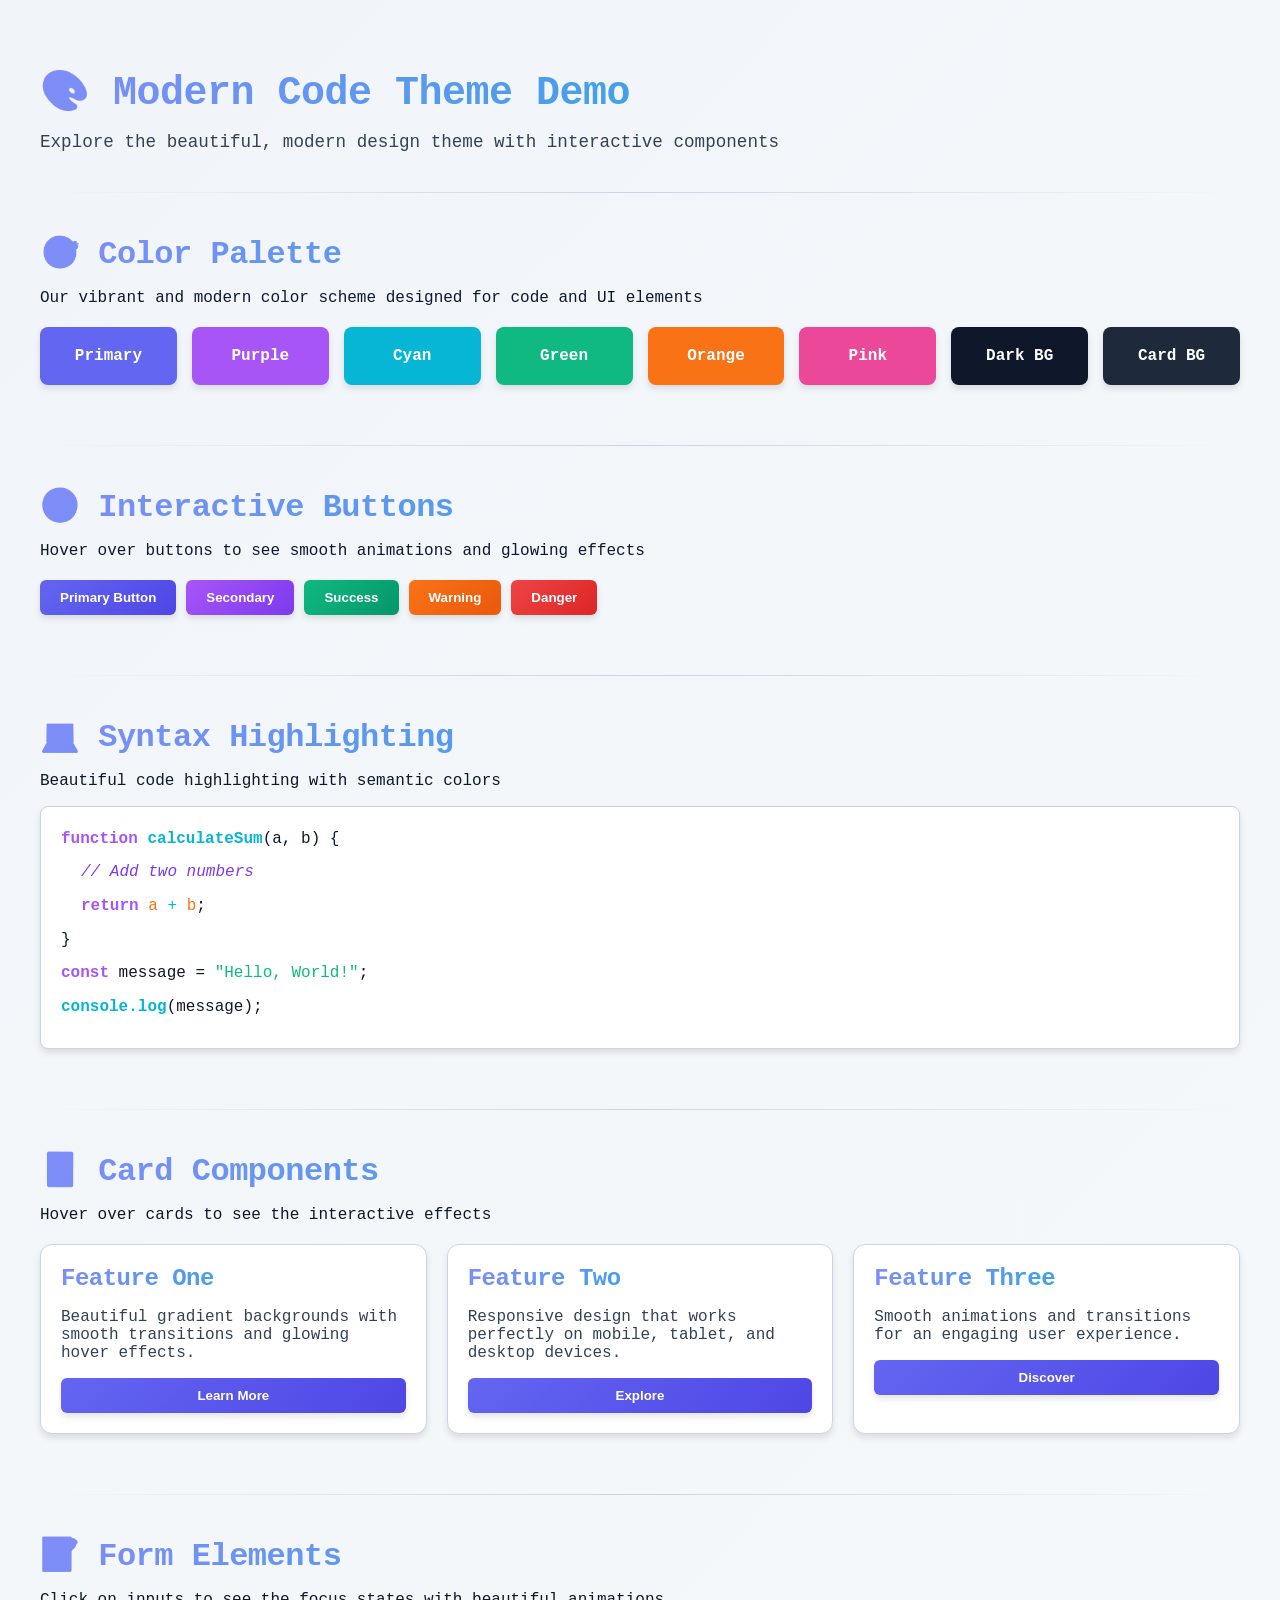
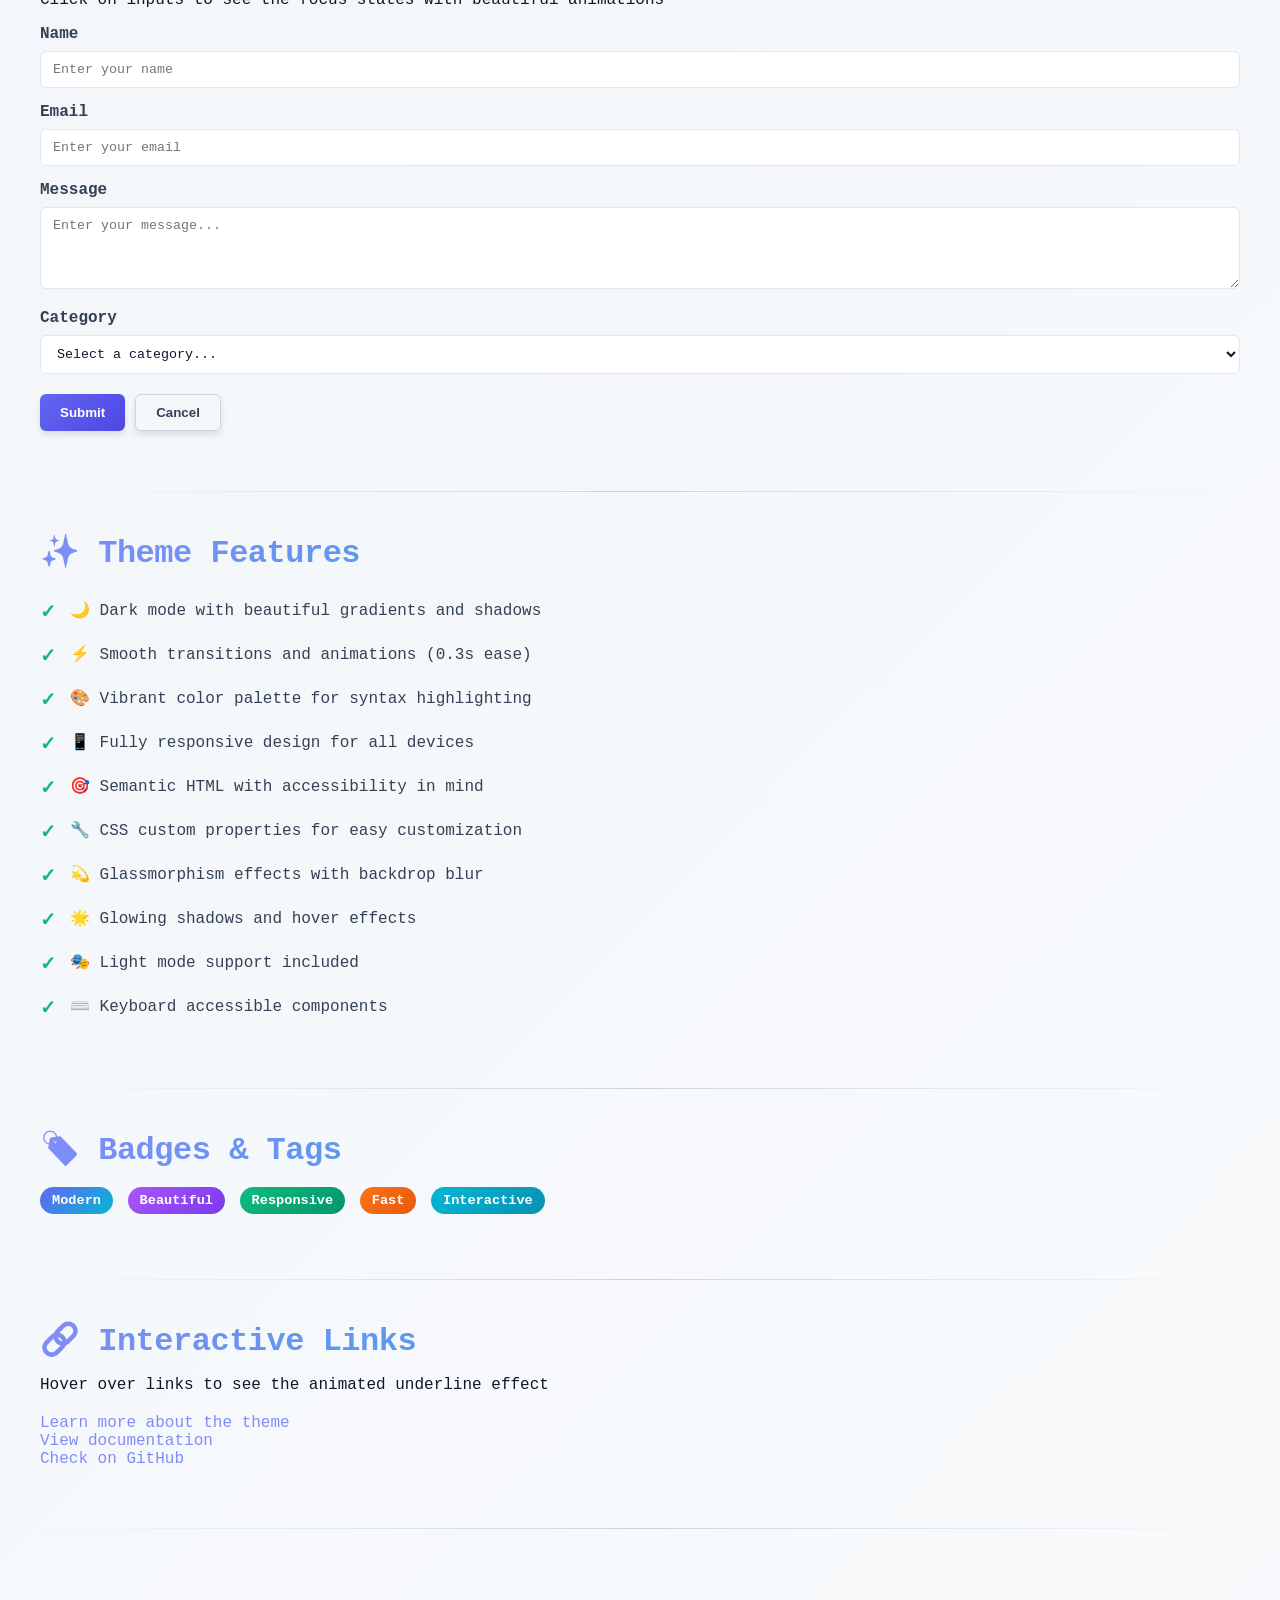
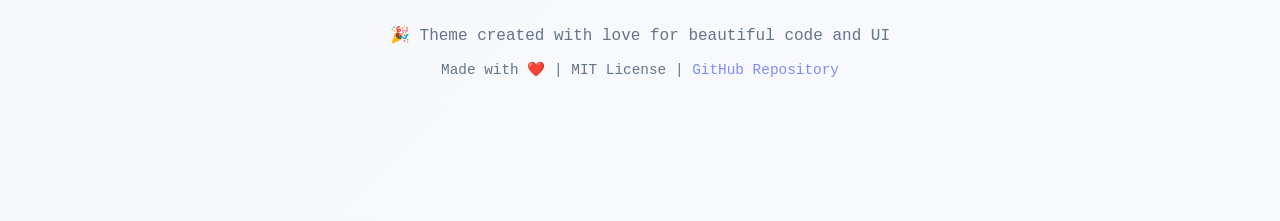
<file: theme-demo.html>
<!DOCTYPE html>
<html lang="en">
<head>
  <meta charset="UTF-8">
  <meta name="viewport" content="width=device-width, initial-scale=1.0">
  <title>Modern Code Theme Demo</title>
  <link rel="stylesheet" href="theme.css">
  <style>
    body {
      padding: 40px 20px;
      max-width: 1200px;
      margin: 0 auto;
    }

    .demo-section {
      margin-bottom: 60px;
    }

    .demo-grid {
      display: grid;
      grid-template-columns: repeat(auto-fit, minmax(300px, 1fr));
      gap: 20px;
      margin-top: 20px;
    }

    .demo-item {
      padding: 20px;
      background: var(--bg-card);
      border: 1px solid var(--border-color);
      border-radius: 8px;
      transition: all 0.3s ease;
    }

    .demo-item:hover {
      border-color: var(--primary);
      box-shadow: var(--shadow-glow);
      transform: translateY(-4px);
    }

    .color-grid {
      display: grid;
      grid-template-columns: repeat(auto-fit, minmax(120px, 1fr));
      gap: 15px;
      margin-top: 20px;
    }

    .color-box {
      padding: 20px;
      border-radius: 8px;
      text-align: center;
      color: white;
      font-weight: 600;
      box-shadow: var(--shadow-md);
      transition: all 0.3s ease;
      cursor: pointer;
    }

    .color-box:hover {
      transform: scale(1.05);
      box-shadow: var(--shadow-glow);
    }

    .btn-group {
      display: flex;
      gap: 10px;
      flex-wrap: wrap;
      margin-top: 20px;
    }

    .code-example {
      background: var(--bg-card);
      border: 1px solid var(--border-color);
      border-radius: 8px;
      padding: 20px;
      margin-top: 15px;
      overflow-x: auto;
      box-shadow: var(--shadow-md);
    }

    .syntax-demo {
      font-family: 'Fira Code', monospace;
      line-height: 1.6;
    }

    .line {
      margin-bottom: 8px;
    }

    hr {
      border: none;
      height: 1px;
      background: linear-gradient(90deg, transparent, var(--border-color), transparent);
      margin: 40px 0;
    }

    .feature-list {
      list-style: none;
      padding: 0;
    }

    .feature-list li {
      padding: 12px 0;
      padding-left: 30px;
      position: relative;
      color: var(--text-secondary);
    }

    .feature-list li::before {
      content: '✓';
      position: absolute;
      left: 0;
      color: var(--accent-green);
      font-weight: bold;
      font-size: 1.2em;
    }

    .input-group {
      margin-top: 15px;
    }

    .input-group label {
      display: block;
      margin-bottom: 8px;
      font-weight: 600;
      color: var(--text-secondary);
    }

    .input-group input,
    .input-group textarea,
    .input-group select {
      width: 100%;
      box-sizing: border-box;
    }

    .badge {
      display: inline-block;
      background: linear-gradient(135deg, var(--primary), var(--accent-cyan));
      color: white;
      padding: 6px 12px;
      border-radius: 20px;
      font-size: 0.85em;
      font-weight: 600;
      margin: 5px 5px 5px 0;
    }

    .container {
      animation: fadeIn 0.5s ease;
    }
  </style>
</head>
<body>
  <div class="container">
    <!-- Header -->
    <div class="animate-fade-in">
      <h1>🎨 Modern Code Theme Demo</h1>
      <p style="color: var(--text-secondary); font-size: 1.1em; margin-top: 10px;">
        Explore the beautiful, modern design theme with interactive components
      </p>
    </div>

    <hr>

    <!-- Color Palette Section -->
    <div class="demo-section animate-slide-in">
      <h2>🎯 Color Palette</h2>
      <p>Our vibrant and modern color scheme designed for code and UI elements</p>
      
      <div class="color-grid">
        <div class="color-box" style="background: #6366f1;">Primary</div>
        <div class="color-box" style="background: #a855f7;">Purple</div>
        <div class="color-box" style="background: #06b6d4;">Cyan</div>
        <div class="color-box" style="background: #10b981;">Green</div>
        <div class="color-box" style="background: #f97316;">Orange</div>
        <div class="color-box" style="background: #ec4899;">Pink</div>
        <div class="color-box" style="background: #0f172a;">Dark BG</div>
        <div class="color-box" style="background: #1e293b;">Card BG</div>
      </div>
    </div>

    <hr>

    <!-- Buttons Section -->
    <div class="demo-section animate-slide-in">
      <h2>🔘 Interactive Buttons</h2>
      <p>Hover over buttons to see smooth animations and glowing effects</p>
      
      <div class="btn-group">
        <button>Primary Button</button>
        <button style="background: linear-gradient(135deg, #a855f7, #7c3aed);">Secondary</button>
        <button style="background: linear-gradient(135deg, #10b981, #059669);">Success</button>
        <button style="background: linear-gradient(135deg, #f97316, #ea580c);">Warning</button>
        <button style="background: linear-gradient(135deg, #ef4444, #dc2626);">Danger</button>
      </div>
    </div>

    <hr>

    <!-- Syntax Highlighting Section -->
    <div class="demo-section animate-slide-in">
      <h2>💻 Syntax Highlighting</h2>
      <p>Beautiful code highlighting with semantic colors</p>
      
      <div class="code-example">
        <div class="syntax-demo">
          <div class="line">
            <span class="keyword">function</span>
            <span class="function">calculateSum</span>(a, b) {
          </div>
          <div class="line" style="padding-left: 20px;">
            <span class="comment">// Add two numbers</span>
          </div>
          <div class="line" style="padding-left: 20px;">
            <span class="keyword">return</span>
            <span class="number">a</span>
            <span class="operator">+</span>
            <span class="number">b</span>;
          </div>
          <div class="line">}</div>
          <div class="line"></div>
          <div class="line">
            <span class="keyword">const</span>
            message = <span class="string">"Hello, World!"</span>;
          </div>
          <div class="line">
            <span class="function">console.log</span>(message);
          </div>
        </div>
      </div>
    </div>

    <hr>

    <!-- Cards Section -->
    <div class="demo-section animate-slide-in">
      <h2>🎴 Card Components</h2>
      <p>Hover over cards to see the interactive effects</p>
      
      <div class="demo-grid">
        <div class="card">
          <h3 style="margin-top: 0;">Feature One</h3>
          <p style="color: var(--text-secondary);">Beautiful gradient backgrounds with smooth transitions and glowing hover effects.</p>
          <button style="width: 100%;">Learn More</button>
        </div>
        
        <div class="card">
          <h3 style="margin-top: 0;">Feature Two</h3>
          <p style="color: var(--text-secondary);">Responsive design that works perfectly on mobile, tablet, and desktop devices.</p>
          <button style="width: 100%;">Explore</button>
        </div>
        
        <div class="card">
          <h3 style="margin-top: 0;">Feature Three</h3>
          <p style="color: var(--text-secondary);">Smooth animations and transitions for an engaging user experience.</p>
          <button style="width: 100%;">Discover</button>
        </div>
      </div>
    </div>

    <hr>

    <!-- Forms Section -->
    <div class="demo-section animate-slide-in">
      <h2>📝 Form Elements</h2>
      <p>Click on inputs to see the focus states with beautiful animations</p>
      
      <div class="input-group">
        <label>Name</label>
        <input type="text" placeholder="Enter your name">
      </div>
      
      <div class="input-group">
        <label>Email</label>
        <input type="email" placeholder="Enter your email">
      </div>
      
      <div class="input-group">
        <label>Message</label>
        <textarea rows="4" placeholder="Enter your message..."></textarea>
      </div>
      
      <div class="input-group">
        <label>Category</label>
        <select>
          <option>Select a category...</option>
          <option>Development</option>
          <option>Design</option>
          <option>Documentation</option>
        </select>
      </div>
      
      <div class="btn-group" style="margin-top: 20px;">
        <button>Submit</button>
        <button style="background: transparent; color: var(--text-secondary); border: 1px solid var(--border-color);">Cancel</button>
      </div>
    </div>

    <hr>

    <!-- Features Section -->
    <div class="demo-section animate-slide-in">
      <h2>✨ Theme Features</h2>
      
      <ul class="feature-list">
        <li>🌙 Dark mode with beautiful gradients and shadows</li>
        <li>⚡ Smooth transitions and animations (0.3s ease)</li>
        <li>🎨 Vibrant color palette for syntax highlighting</li>
        <li>📱 Fully responsive design for all devices</li>
        <li>🎯 Semantic HTML with accessibility in mind</li>
        <li>🔧 CSS custom properties for easy customization</li>
        <li>💫 Glassmorphism effects with backdrop blur</li>
        <li>🌟 Glowing shadows and hover effects</li>
        <li>🎭 Light mode support included</li>
        <li>⌨️ Keyboard accessible components</li>
      </ul>
    </div>

    <hr>

    <!-- Badges Section -->
    <div class="demo-section animate-slide-in">
      <h2>🏷️ Badges & Tags</h2>
      
      <div>
        <span class="badge">Modern</span>
        <span class="badge" style="background: linear-gradient(135deg, #a855f7, #7c3aed);">Beautiful</span>
        <span class="badge" style="background: linear-gradient(135deg, #10b981, #059669);">Responsive</span>
        <span class="badge" style="background: linear-gradient(135deg, #f97316, #ea580c);">Fast</span>
        <span class="badge" style="background: linear-gradient(135deg, #06b6d4, #0891b2);">Interactive</span>
      </div>
    </div>

    <hr>

    <!-- Links Section -->
    <div class="demo-section animate-slide-in">
      <h2>🔗 Interactive Links</h2>
      <p>Hover over links to see the animated underline effect</p>
      
      <p style="margin-top: 20px;">
        <a href="#demo">Learn more about the theme</a><br>
        <a href="#docs">View documentation</a><br>
        <a href="#github">Check on GitHub</a><br>
      </p>
    </div>

    <hr>

    <!-- Footer -->
    <div class="demo-section" style="text-align: center; padding: 40px 0; color: var(--text-muted);">
      <p>🎉 Theme created with love for beautiful code and UI</p>
      <p style="font-size: 0.9em; margin-top: 15px;">
        Made with ❤️ | MIT License | <a href="https://github.com/Vishnukk05/AI-all-in-one-tool">GitHub Repository</a>
      </p>
    </div>
  </div>
</body>
</html>
</file>
<file: theme.css>
/* Modern Attractive Code Theme */

:root {
  /* Primary Colors */
  --primary: #6366f1;
  --primary-dark: #4f46e5;
  --primary-light: #818cf8;
  
  /* Accent Colors */
  --accent-cyan: #06b6d4;
  --accent-pink: #ec4899;
  --accent-purple: #a855f7;
  --accent-orange: #f97316;
  --accent-green: #10b981;
  
  /* Background */
  --bg-dark: #0f172a;
  --bg-darker: #0a0e27;
  --bg-card: #1e293b;
  
  /* Text Colors */
  --text-primary: #f1f5f9;
  --text-secondary: #cbd5e1;
  --text-muted: #94a3b8;
  
  /* Syntax Highlighting */
  --syntax-keyword: #a855f7;
  --syntax-string: #10b981;
  --syntax-number: #f97316;
  --syntax-function: #06b6d4;
  --syntax-comment: #64748b;
  --syntax-error: #ef4444;
  
  /* Borders & Effects */
  --border-color: #334155;
  --border-light: #475569;
  --shadow-sm: 0 1px 2px rgba(0, 0, 0, 0.05);
  --shadow-md: 0 4px 6px rgba(0, 0, 0, 0.1);
  --shadow-lg: 0 10px 15px rgba(0, 0, 0, 0.2);
  --shadow-glow: 0 0 20px rgba(99, 102, 241, 0.3);
}

/* Dark Mode Base */
body {
  background: linear-gradient(135deg, var(--bg-darker) 0%, var(--bg-dark) 100%);
  color: var(--text-primary);
  font-family: 'Segoe UI', 'Roboto', 'Fira Code', monospace;
  transition: all 0.3s ease;
}

/* Code Block Styling */
code, pre {
  background: var(--bg-card);
  border: 1px solid var(--border-color);
  border-radius: 8px;
  padding: 16px;
  overflow-x: auto;
  box-shadow: var(--shadow-md);
  transition: all 0.3s ease;
}

pre {
  position: relative;
  background: linear-gradient(135deg, var(--bg-card) 0%, #1a223f 100%);
}

code {
  font-size: 14px;
  line-height: 1.6;
}

/* Syntax Highlighting */
.keyword { color: var(--syntax-keyword); font-weight: 600; }
.string { color: var(--syntax-string); }
.number { color: var(--syntax-number); font-weight: 500; }
.function { color: var(--syntax-function); font-weight: 600; }
.comment { color: var(--syntax-comment); font-style: italic; }
.error { color: var(--syntax-error); text-decoration: underline wavy; }
.operator { color: var(--accent-cyan); }
.tag { color: var(--accent-pink); }

/* Interactive Elements */
a {
  color: var(--primary-light);
  text-decoration: none;
  transition: all 0.3s ease;
  position: relative;
}

a:hover {
  color: var(--accent-cyan);
}

a::after {
  content: '';
  position: absolute;
  width: 0;
  height: 2px;
  bottom: -2px;
  left: 0;
  background: linear-gradient(90deg, var(--primary), var(--accent-cyan));
  transition: width 0.3s ease;
}

a:hover::after {
  width: 100%;
}

/* Buttons */
button, .btn {
  background: linear-gradient(135deg, var(--primary) 0%, var(--primary-dark) 100%);
  color: white;
  border: none;
  padding: 10px 20px;
  border-radius: 6px;
  font-weight: 600;
  cursor: pointer;
  transition: all 0.3s ease;
  box-shadow: var(--shadow-md);
}

button:hover, .btn:hover {
  transform: translateY(-2px);
  box-shadow: var(--shadow-glow);
  background: linear-gradient(135deg, var(--primary-light) 0%, var(--primary) 100%);
}

button:active, .btn:active {
  transform: translateY(0);
}

/* Cards */
.card {
  background: var(--bg-card);
  border: 1px solid var(--border-color);
  border-radius: 12px;
  padding: 20px;
  box-shadow: var(--shadow-md);
  transition: all 0.3s ease;
  backdrop-filter: blur(10px);
}

.card:hover {
  border-color: var(--primary);
  box-shadow: var(--shadow-glow);
  transform: translateY(-4px);
}

/* Headers */
h1, h2, h3, h4, h5, h6 {
  background: linear-gradient(135deg, var(--primary-light), var(--accent-cyan));
  -webkit-background-clip: text;
  -webkit-text-fill-color: transparent;
  background-clip: text;
  font-weight: 700;
  letter-spacing: -0.5px;
}

h1 { font-size: 2.5rem; margin-bottom: 1rem; }
h2 { font-size: 2rem; margin-bottom: 0.8rem; }
h3 { font-size: 1.5rem; margin-bottom: 0.6rem; }

/* Input Fields */
input, textarea, select {
  background: var(--bg-card);
  color: var(--text-primary);
  border: 1px solid var(--border-light);
  border-radius: 6px;
  padding: 10px 12px;
  font-family: inherit;
  transition: all 0.3s ease;
}

input:focus, textarea:focus, select:focus {
  outline: none;
  border-color: var(--primary);
  box-shadow: 0 0 0 3px rgba(99, 102, 241, 0.1);
  background: linear-gradient(135deg, var(--bg-card) 0%, #1a223f 100%);
}

/* Scrollbar */
::-webkit-scrollbar {
  width: 8px;
  height: 8px;
}

::-webkit-scrollbar-track {
  background: var(--bg-card);
}

::-webkit-scrollbar-thumb {
  background: var(--primary);
  border-radius: 4px;
}

::-webkit-scrollbar-thumb:hover {
  background: var(--accent-cyan);
}

/* Animations */
@keyframes fadeIn {
  from { opacity: 0; transform: translateY(10px); }
  to { opacity: 1; transform: translateY(0); }
}

@keyframes slideIn {
  from { transform: translateX(-20px); opacity: 0; }
  to { transform: translateX(0); opacity: 1; }
}

@keyframes glow {
  0%, 100% { box-shadow: var(--shadow-md); }
  50% { box-shadow: var(--shadow-glow); }
}

.animate-fade-in { animation: fadeIn 0.3s ease; }
.animate-slide-in { animation: slideIn 0.4s ease; }
.animate-glow { animation: glow 2s ease-in-out infinite; }

/* Responsive */
@media (max-width: 768px) {
  h1 { font-size: 1.75rem; }
  h2 { font-size: 1.5rem; }
  code, pre { padding: 12px; font-size: 13px; }
}

/* Light Mode Optional */
@media (prefers-color-scheme: light) {
  :root {
    --bg-dark: #f8fafc;
    --bg-darker: #f1f5f9;
    --bg-card: #ffffff;
    --text-primary: #0f172a;
    --text-secondary: #334155;
    --text-muted: #64748b;
    --border-color: #cbd5e1;
    --border-light: #e2e8f0;
    --syntax-comment: #7c3aed;
  }
  
  body {
    background: linear-gradient(135deg, var(--bg-darker) 0%, var(--bg-dark) 100%);
  }
}
</file>
